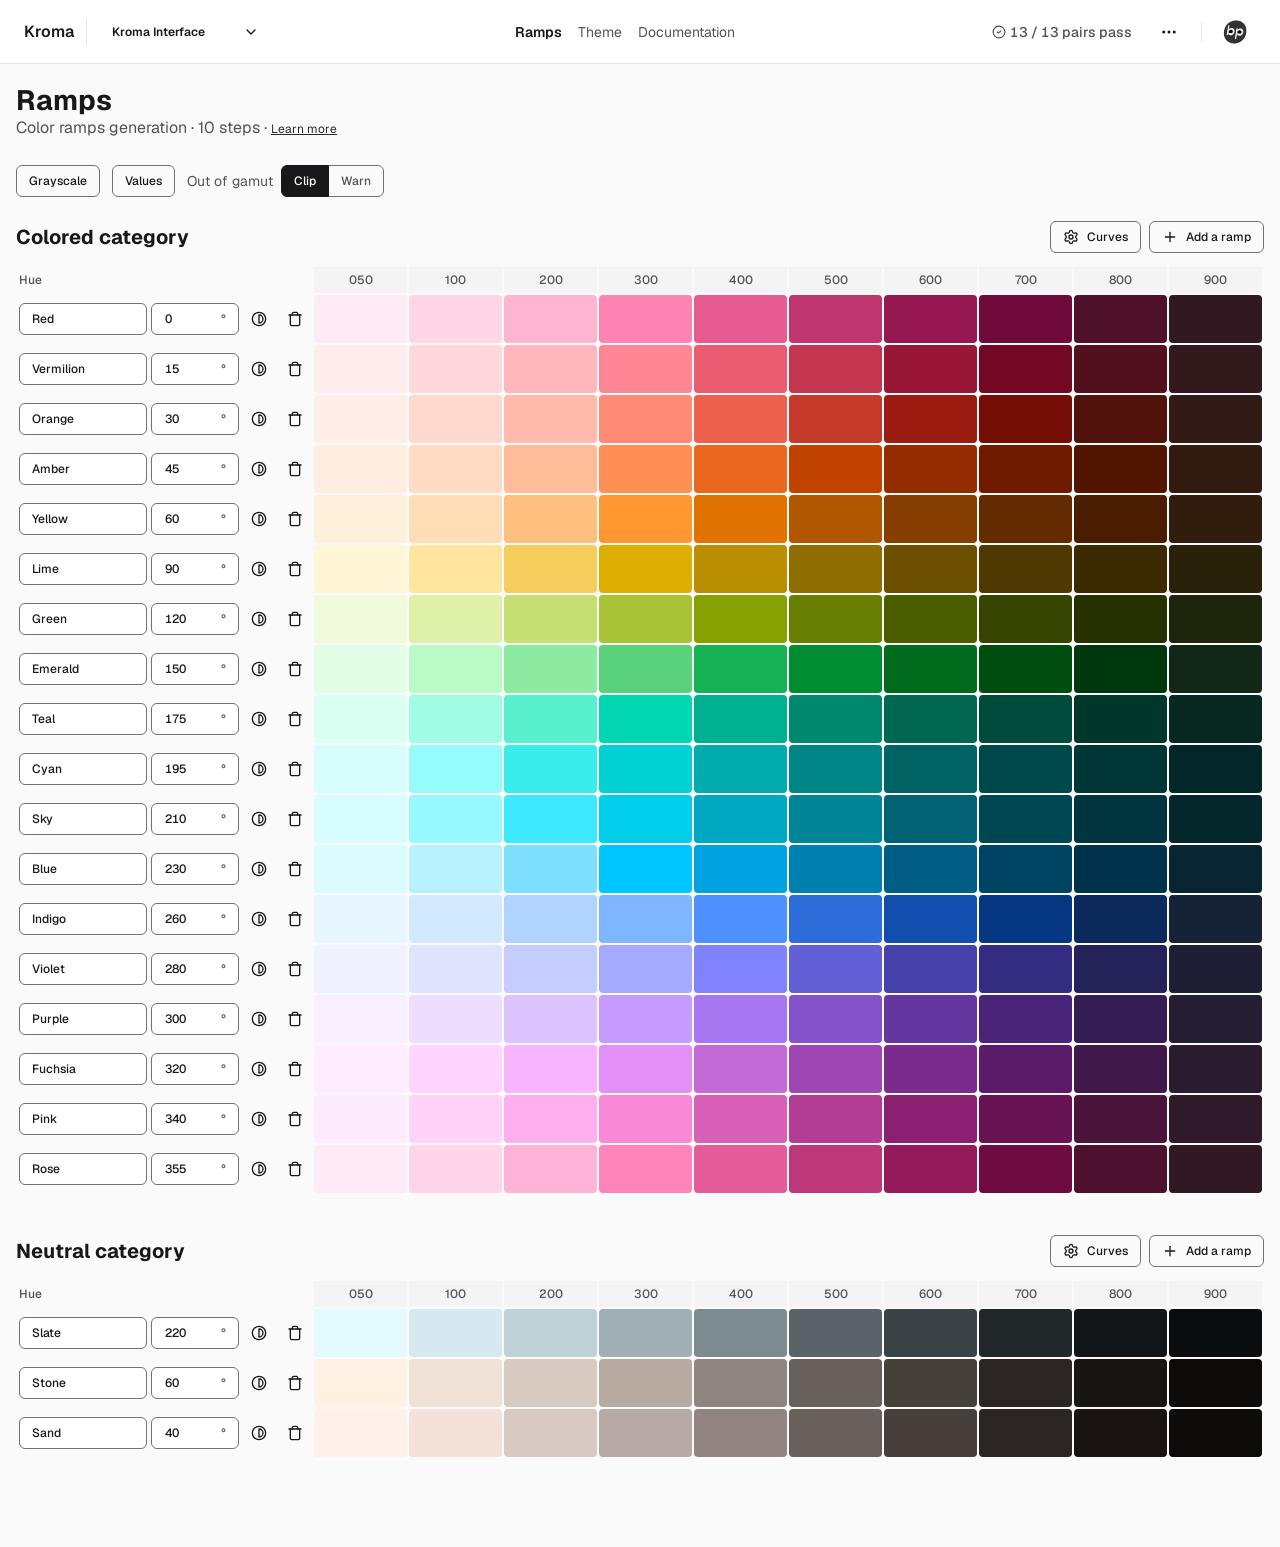
<file: index.html>
<!doctype html>
<html lang="en">
<head>
  <meta charset="utf-8">
  <meta http-equiv="Content-Security-Policy" content="script-src 'self'; object-src 'none'; base-uri 'self'; form-action 'self'">
  <meta name="viewport" content="width=device-width, initial-scale=1">
  <meta name="author" content="benoit poulain">
  <title>Kroma</title>
  <link rel="icon" href="./favicon.svg">
  <link rel="stylesheet" href="./fonts/geist.css">
  <link rel="stylesheet" href="./app.css">
  <meta name="description" content="From OKLCH color ramps to DTCG tokens: generate a color system, name its uses, check its contrasts and ship it.">
  <link rel="canonical" href="https://bpoulain.github.io/Kroma_demo/">
  <meta property="og:type" content="website">
  <meta property="og:title" content="Kroma">
  <meta property="og:description" content="From OKLCH color ramps to DTCG tokens: generate a color system, name its uses, check its contrasts and ship it.">
  <meta property="og:site_name" content="Kroma">
  <meta property="og:locale" content="en_US">
  <meta property="og:url" content="https://bpoulain.github.io/Kroma_demo/">
  <meta name="twitter:card" content="summary">
</head>
<body>
  <div id="app"></div>
  <script type="module" src="./app.js"></script>
</body>
</html>
</file>
<file: fonts/geist.css>
/* ui-lib/fonts/geist.css — GÉNÉRÉ par scripts/build-fonts.js, ne pas éditer.
   Geist et Geist Mono (SIL OFL 1.1, LICENSE-OFL.txt), variables 100–900, latin et latin étendu.
   Familles « Geist Variable » et « Geist Mono Variable », nommées par --font-sans et --font-mono.
   À charger à part, avant ou après nodus.css :
     <link rel="stylesheet" href="…/nodus/fonts/geist.css">
   Le navigateur ne télécharge que les fichiers des caractères affichés (unicode-range). */

/* ── @fontsource-variable/geist@5.3.0 ── */

/* geist-latin-ext-wght-normal */
@font-face {
  font-family: 'Geist Variable';
  font-style: normal;
  font-display: swap;
  font-weight: 100 900;
  src: url(./files/geist-latin-ext-wght-normal.woff2) format('woff2-variations');
  unicode-range: U+0100-02BA,U+02BD-02C5,U+02C7-02CC,U+02CE-02D7,U+02DD-02FF,U+0304,U+0308,U+0329,U+1D00-1DBF,U+1E00-1E9F,U+1EF2-1EFF,U+2020,U+20A0-20AB,U+20AD-20C0,U+2113,U+2C60-2C7F,U+A720-A7FF;
}

/* geist-latin-wght-normal */
@font-face {
  font-family: 'Geist Variable';
  font-style: normal;
  font-display: swap;
  font-weight: 100 900;
  src: url(./files/geist-latin-wght-normal.woff2) format('woff2-variations');
  unicode-range: U+0000-00FF,U+0131,U+0152-0153,U+02BB-02BC,U+02C6,U+02DA,U+02DC,U+0304,U+0308,U+0329,U+2000-206F,U+20AC,U+2122,U+2191,U+2193,U+2212,U+2215,U+FEFF,U+FFFD;
}

/* geist-latin-ext-wght-italic */
@font-face {
  font-family: 'Geist Variable';
  font-style: italic;
  font-display: swap;
  font-weight: 100 900;
  src: url(./files/geist-latin-ext-wght-italic.woff2) format('woff2-variations');
  unicode-range: U+0100-02BA,U+02BD-02C5,U+02C7-02CC,U+02CE-02D7,U+02DD-02FF,U+0304,U+0308,U+0329,U+1D00-1DBF,U+1E00-1E9F,U+1EF2-1EFF,U+2020,U+20A0-20AB,U+20AD-20C0,U+2113,U+2C60-2C7F,U+A720-A7FF;
}

/* geist-latin-wght-italic */
@font-face {
  font-family: 'Geist Variable';
  font-style: italic;
  font-display: swap;
  font-weight: 100 900;
  src: url(./files/geist-latin-wght-italic.woff2) format('woff2-variations');
  unicode-range: U+0000-00FF,U+0131,U+0152-0153,U+02BB-02BC,U+02C6,U+02DA,U+02DC,U+0304,U+0308,U+0329,U+2000-206F,U+20AC,U+2122,U+2191,U+2193,U+2212,U+2215,U+FEFF,U+FFFD;
}

/* ── @fontsource-variable/geist-mono@5.3.0 ── */

/* geist-mono-latin-ext-wght-normal */
@font-face {
  font-family: 'Geist Mono Variable';
  font-style: normal;
  font-display: swap;
  font-weight: 100 900;
  src: url(./files/geist-mono-latin-ext-wght-normal.woff2) format('woff2-variations');
  unicode-range: U+0100-02BA,U+02BD-02C5,U+02C7-02CC,U+02CE-02D7,U+02DD-02FF,U+0304,U+0308,U+0329,U+1D00-1DBF,U+1E00-1E9F,U+1EF2-1EFF,U+2020,U+20A0-20AB,U+20AD-20C0,U+2113,U+2C60-2C7F,U+A720-A7FF;
}

/* geist-mono-latin-wght-normal */
@font-face {
  font-family: 'Geist Mono Variable';
  font-style: normal;
  font-display: swap;
  font-weight: 100 900;
  src: url(./files/geist-mono-latin-wght-normal.woff2) format('woff2-variations');
  unicode-range: U+0000-00FF,U+0131,U+0152-0153,U+02BB-02BC,U+02C6,U+02DA,U+02DC,U+0304,U+0308,U+0329,U+2000-206F,U+20AC,U+2122,U+2191,U+2193,U+2212,U+2215,U+FEFF,U+FFFD;
}

/* geist-mono-latin-ext-wght-italic */
@font-face {
  font-family: 'Geist Mono Variable';
  font-style: italic;
  font-display: swap;
  font-weight: 100 900;
  src: url(./files/geist-mono-latin-ext-wght-italic.woff2) format('woff2-variations');
  unicode-range: U+0100-02BA,U+02BD-02C5,U+02C7-02CC,U+02CE-02D7,U+02DD-02FF,U+0304,U+0308,U+0329,U+1D00-1DBF,U+1E00-1E9F,U+1EF2-1EFF,U+2020,U+20A0-20AB,U+20AD-20C0,U+2113,U+2C60-2C7F,U+A720-A7FF;
}

/* geist-mono-latin-wght-italic */
@font-face {
  font-family: 'Geist Mono Variable';
  font-style: italic;
  font-display: swap;
  font-weight: 100 900;
  src: url(./files/geist-mono-latin-wght-italic.woff2) format('woff2-variations');
  unicode-range: U+0000-00FF,U+0131,U+0152-0153,U+02BB-02BC,U+02C6,U+02DA,U+02DC,U+0304,U+0308,U+0329,U+2000-206F,U+20AC,U+2122,U+2191,U+2193,U+2212,U+2215,U+FEFF,U+FFFD;
}
</file>
